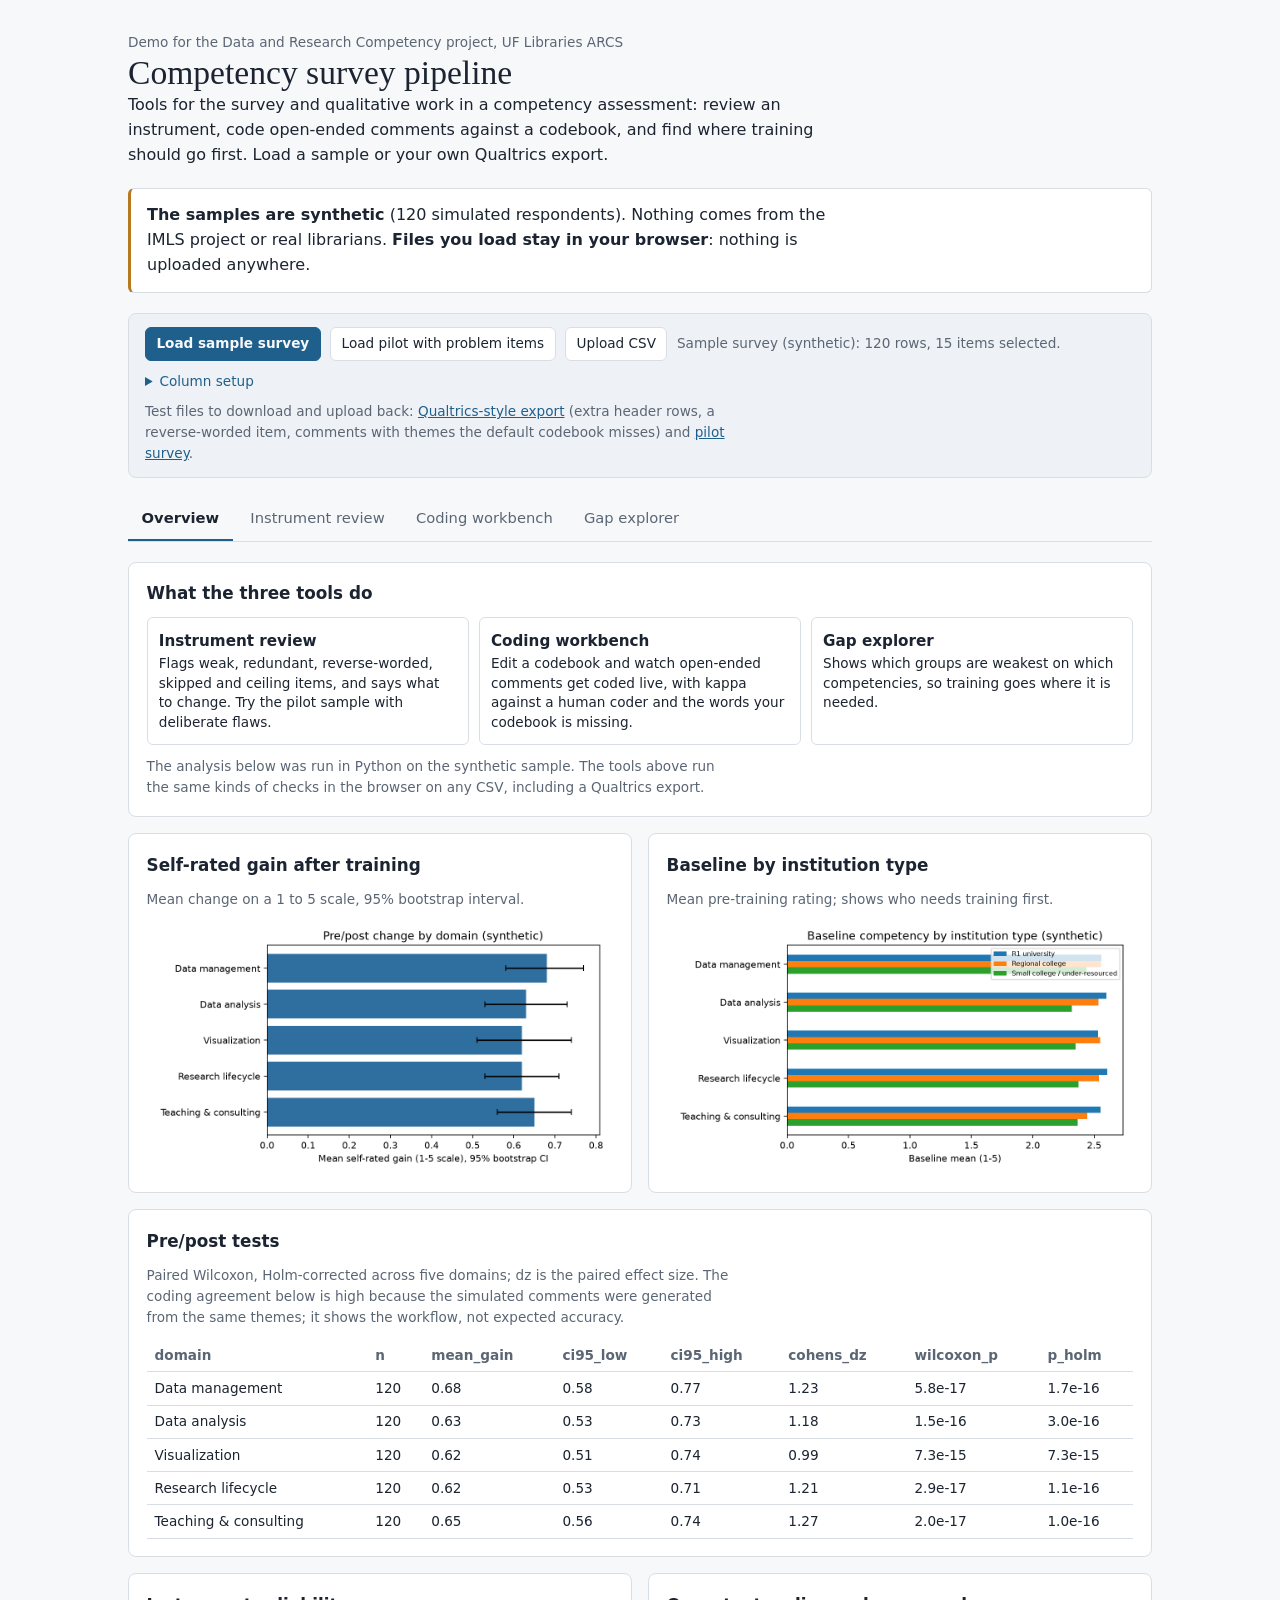
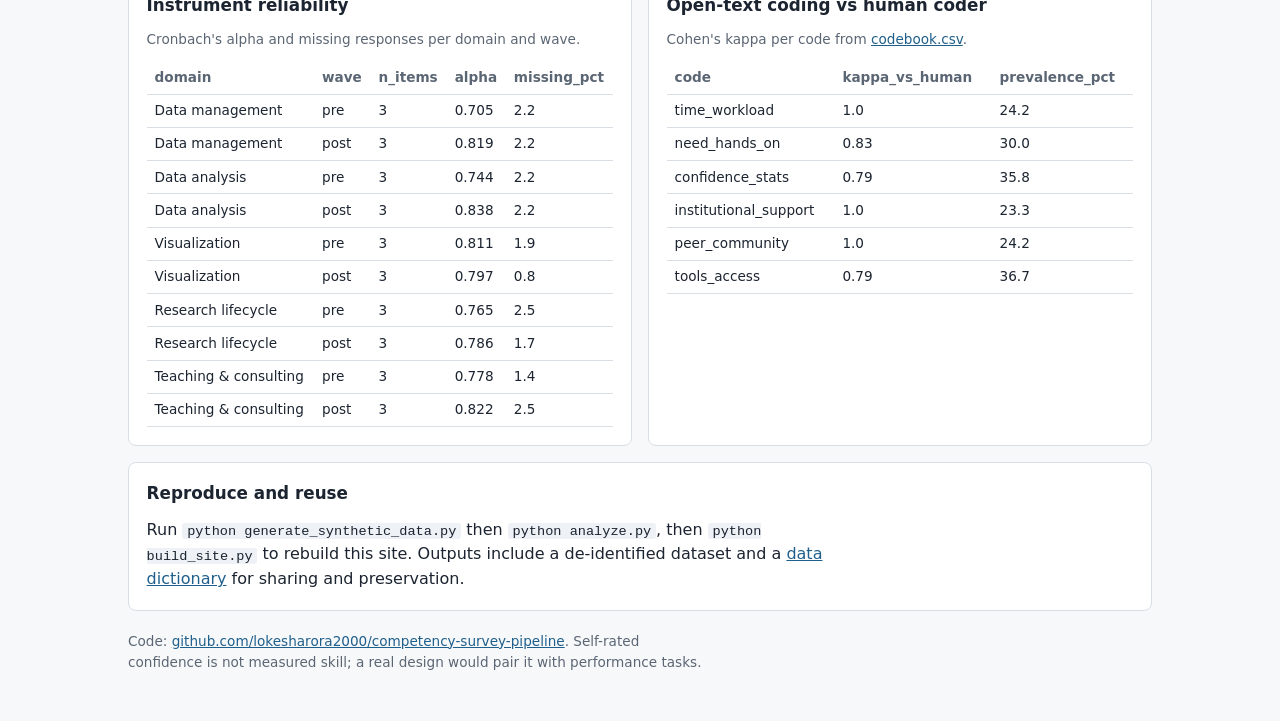
<file: docs/index.html>
<!doctype html>
<html lang="en"><head><meta charset="utf-8"><meta name="viewport" content="width=device-width,initial-scale=1">
<title>Competency Survey Pipeline</title>
<link rel="stylesheet" href="style.css">
</head><body><main>
<header>
  <p class="note">Demo for the Data and Research Competency project, UF Libraries ARCS</p>
  <h1>Competency survey pipeline</h1>
  <p>Tools for the survey and qualitative work in a competency assessment: review an instrument, code open-ended comments against a codebook, and find where training should go first. Load a sample or your own Qualtrics export.</p>
</header>

<div class="banner"><p><b>The samples are synthetic</b> (120 simulated respondents). Nothing comes from the IMLS project or real librarians. <b>Files you load stay in your browser</b>: nothing is uploaded anywhere.</p></div>

<div class="databar" id="databar">
  <div class="row">
    <button class="primary" id="btn-sample">Load sample survey</button>
    <button id="btn-pilot">Load pilot with problem items</button>
    <label class="btn" for="file">Upload CSV</label><input type="file" id="file" accept=".csv,text/csv">
    <span class="note" id="status">No data loaded.</span>
  </div>
  <details id="setup">
    <summary>Column setup</summary>
    <div class="row" style="margin-top:.6rem">
      <label class="note">Group by <select id="sel-group"></select></label>
      <label class="note">Comment text <select id="sel-text"></select></label>
      <label class="note">Human codes (optional) <select id="sel-human"></select></label>
      <label class="note">Scale min <input type="number" id="scale-min" style="width:4rem"></label>
      <label class="note">max <input type="number" id="scale-max" style="width:4rem"></label>
    </div>
    <div class="row" style="margin-top:.6rem">
      <span class="note">Items:</span>
      <input type="text" id="prefix" placeholder="column prefix, e.g. pre_" style="width:11rem">
      <button id="btn-prefix">Select by prefix</button><button id="btn-all">All</button><button id="btn-none">None</button>
      <span class="note">Tick "rev" for reverse-worded items.</span>
    </div>
    <div class="items" id="items"></div>
  </details>
  <p class="note">Test files to download and upload back: <a href="data/qualtrics_style_sample.csv" download>Qualtrics-style export</a> (extra header rows, a reverse-worded item, comments with themes the default codebook misses) and <a href="data/pilot_survey.csv" download>pilot survey</a>.</p>
  <p class="err" id="err" hidden></p>
</div>

<nav role="tablist" id="tabs">
  <button role="tab" data-tab="overview" aria-selected="true">Overview</button>
  <button role="tab" data-tab="review" aria-selected="false">Instrument review</button>
  <button role="tab" data-tab="coding" aria-selected="false">Coding workbench</button>
  <button role="tab" data-tab="gaps" aria-selected="false">Gap explorer</button>
</nav>

<section class="tab" id="tab-overview">
<div class="card"><h2>What the three tools do</h2>
<ol class="steps">
<li><b>Instrument review</b>Flags weak, redundant, reverse-worded, skipped and ceiling items, and says what to change. Try the pilot sample with deliberate flaws.</li>
<li><b>Coding workbench</b>Edit a codebook and watch open-ended comments get coded live, with kappa against a human coder and the words your codebook is missing.</li>
<li><b>Gap explorer</b>Shows which groups are weakest on which competencies, so training goes where it is needed.</li>
</ol>
<p class="note">The analysis below was run in Python on the synthetic sample. The tools above run the same kinds of checks in the browser on any CSV, including a Qualtrics export.</p></div>
<section class="grid">
<div class="card"><h2>Self-rated gain after training</h2><p class="note">Mean change on a 1 to 5 scale, 95% bootstrap interval.</p><img src="prepost_change.png" alt="Bar chart of mean pre/post gain per competency domain with confidence intervals"></div>
<div class="card"><h2>Baseline by institution type</h2><p class="note">Mean pre-training rating; shows who needs training first.</p><img src="baseline_gaps.png" alt="Bar chart of baseline competency by institution type and domain"></div>
</section>
<div class="card"><h2>Pre/post tests</h2><p class="note">Paired Wilcoxon, Holm-corrected across five domains; dz is the paired effect size. The coding agreement below is high because the simulated comments were generated from the same themes; it shows the workflow, not expected accuracy.</p><div class="tbl"><table><thead><tr><th>domain</th><th>n</th><th>mean_gain</th><th>ci95_low</th><th>ci95_high</th><th>cohens_dz</th><th>wilcoxon_p</th><th>p_holm</th></tr></thead><tbody><tr><td>Data management</td><td>120</td><td>0.68</td><td>0.58</td><td>0.77</td><td>1.23</td><td>5.8e-17</td><td>1.7e-16</td></tr><tr><td>Data analysis</td><td>120</td><td>0.63</td><td>0.53</td><td>0.73</td><td>1.18</td><td>1.5e-16</td><td>3.0e-16</td></tr><tr><td>Visualization</td><td>120</td><td>0.62</td><td>0.51</td><td>0.74</td><td>0.99</td><td>7.3e-15</td><td>7.3e-15</td></tr><tr><td>Research lifecycle</td><td>120</td><td>0.62</td><td>0.53</td><td>0.71</td><td>1.21</td><td>2.9e-17</td><td>1.1e-16</td></tr><tr><td>Teaching &amp; consulting</td><td>120</td><td>0.65</td><td>0.56</td><td>0.74</td><td>1.27</td><td>2.0e-17</td><td>1.0e-16</td></tr></tbody></table></div></div>
<section class="grid">
<div class="card"><h2>Instrument reliability</h2><p class="note">Cronbach's alpha and missing responses per domain and wave.</p><div class="tbl"><table><thead><tr><th>domain</th><th>wave</th><th>n_items</th><th>alpha</th><th>missing_pct</th></tr></thead><tbody><tr><td>Data management</td><td>pre</td><td>3</td><td>0.705</td><td>2.2</td></tr><tr><td>Data management</td><td>post</td><td>3</td><td>0.819</td><td>2.2</td></tr><tr><td>Data analysis</td><td>pre</td><td>3</td><td>0.744</td><td>2.2</td></tr><tr><td>Data analysis</td><td>post</td><td>3</td><td>0.838</td><td>2.2</td></tr><tr><td>Visualization</td><td>pre</td><td>3</td><td>0.811</td><td>1.9</td></tr><tr><td>Visualization</td><td>post</td><td>3</td><td>0.797</td><td>0.8</td></tr><tr><td>Research lifecycle</td><td>pre</td><td>3</td><td>0.765</td><td>2.5</td></tr><tr><td>Research lifecycle</td><td>post</td><td>3</td><td>0.786</td><td>1.7</td></tr><tr><td>Teaching &amp; consulting</td><td>pre</td><td>3</td><td>0.778</td><td>1.4</td></tr><tr><td>Teaching &amp; consulting</td><td>post</td><td>3</td><td>0.822</td><td>2.5</td></tr></tbody></table></div></div>
<div class="card"><h2>Open-text coding vs human coder</h2><p class="note">Cohen's kappa per code from <a href="codebook.csv">codebook.csv</a>.</p><div class="tbl"><table><thead><tr><th>code</th><th>kappa_vs_human</th><th>prevalence_pct</th></tr></thead><tbody><tr><td>time_workload</td><td>1.0</td><td>24.2</td></tr><tr><td>need_hands_on</td><td>0.83</td><td>30.0</td></tr><tr><td>confidence_stats</td><td>0.79</td><td>35.8</td></tr><tr><td>institutional_support</td><td>1.0</td><td>23.3</td></tr><tr><td>peer_community</td><td>1.0</td><td>24.2</td></tr><tr><td>tools_access</td><td>0.79</td><td>36.7</td></tr></tbody></table></div></div>
</section>
<div class="card"><h2>Reproduce and reuse</h2>
<p>Run <code>python generate_synthetic_data.py</code> then <code>python analyze.py</code>, then <code>python build_site.py</code> to rebuild this site. Outputs include a de-identified dataset and a <a href="data_dictionary.csv">data dictionary</a> for sharing and preservation.</p></div>
</section>

<section class="tab" id="tab-review" hidden>
  <div class="card">
    <h2>Instrument review</h2>
    <p class="note">Checks every item for the problems that make a survey hard to interpret, then lists what to reword, reverse-code, merge or drop. Try <b>Load pilot with problem items</b> to see it flag four deliberately flawed draft items.</p>
    <div class="thr">
      <label>Floor/ceiling % <input type="number" id="t-ceil" value="25" min="1" max="100"></label>
      <label>Min item-rest r <input type="number" id="t-rest" value="0.30" step="0.05"></label>
      <label>Max missing % <input type="number" id="t-miss" value="10" min="0" max="100"></label>
      <label>Redundant r above <input type="number" id="t-red" value="0.80" step="0.05"></label>
    </div>
  </div>
  <div id="review-out"></div>
</section>

<section class="tab" id="tab-coding" hidden>
  <div class="card">
    <h2>Coding workbench</h2>
    <p class="note">Each code is a list of comma-separated terms. A term matches the start of a word, so <code>statistic</code> finds "statistics". Edit the terms and every result updates. The tool suggests; the human coder decides.</p>
    <div class="tbl"><table class="cb"><thead><tr><th>Code</th><th>Terms</th><th></th></tr></thead><tbody id="cb-body"></tbody></table></div>
    <div class="row"><button id="cb-add">Add code</button><button id="cb-export-book">Export codebook CSV</button><button id="cb-export-coded">Export coded comments CSV</button></div>
  </div>
  <div id="coding-out"></div>
</section>

<section class="tab" id="tab-gaps" hidden>
  <div class="card">
    <h2>Gap explorer</h2>
    <p class="note">Average rating for each group on each item. Shading shows distance from the overall average, so the weakest spots stand out. Groups with fewer than 5 respondents are faded.</p>
    <div class="row">
      <label class="note">Group by <select id="gap-group"></select></label>
      <label class="note">Measure <select id="gap-mode"><option value="level">Average rating</option></select></label>
    </div>
  </div>
  <div id="gaps-out"></div>
</section>

<p class="note">Code: <a href="https://github.com/lokesharora2000/competency-survey-pipeline">github.com/lokesharora2000/competency-survey-pipeline</a>. Self-rated confidence is not measured skill; a real design would pair it with performance tasks.</p>
</main>
<script src="stats.js"></script>
<script src="app.js"></script>
</body></html>
</file>
<file: docs/style.css>
:root{--bg:#f7f8fa;--fg:#1b2430;--muted:#5b6674;--panel:#fff;--line:#d9dee5;--accent:#1f5f8b;--warn:#b7791f;--bad:#b4373f;--ok:#2f7d4f;--soft:#eef2f6}
@media (prefers-color-scheme:dark){:root{--bg:#12171d;--fg:#e6eaf0;--muted:#9aa5b3;--panel:#1a212a;--line:#2d3743;--accent:#6aaee0;--warn:#e0b25a;--bad:#e5848b;--ok:#6cc08b;--soft:#222b36}}
*{box-sizing:border-box}
body{margin:0;background:var(--bg);color:var(--fg);font:16px/1.55 system-ui,-apple-system,"Segoe UI",sans-serif}
main{max-width:66rem;margin:0 auto;padding:2rem max(16px,env(safe-area-inset-left)) 3rem;display:flex;flex-direction:column;gap:1.25rem}
h1{font:400 2.1rem/1.2 Georgia,serif;margin:0} h2{font-size:1.05rem;margin:0} h3{font-size:.95rem;margin:0}
p{margin:0;max-width:68ch} a{color:var(--accent)}
.note{color:var(--muted);font-size:.85rem}
code{background:var(--soft);padding:.05rem .3rem;border-radius:3px;font-size:.85em}
.banner{border:1px solid var(--line);border-left:3px solid var(--warn);background:var(--panel);padding:.9rem 1rem;border-radius:6px}
.grid{display:grid;gap:1rem;grid-template-columns:repeat(auto-fit,minmax(min(100%,24rem),1fr))}
.card{background:var(--panel);border:1px solid var(--line);border-radius:8px;padding:1.1rem;display:flex;flex-direction:column;gap:.7rem;min-width:0}
img{max-width:100%;height:auto;background:#fff;border-radius:4px}
.tbl{overflow-x:auto} table{border-collapse:collapse;width:100%;font-size:.85rem;font-variant-numeric:tabular-nums}
th,td{text-align:left;padding:.35rem .5rem;border-bottom:1px solid var(--line);vertical-align:top}
th{color:var(--muted);font-weight:600;white-space:nowrap} td.nw{white-space:nowrap}
th.sort{cursor:pointer;user-select:none} th.sort:hover{color:var(--fg)}
/* data bar */
.databar{background:var(--soft);border:1px solid var(--line);border-radius:8px;padding:.8rem 1rem;display:flex;flex-direction:column;gap:.6rem}
.row{display:flex;flex-wrap:wrap;gap:.6rem;align-items:center}
button,.btn,select,input[type=text],input[type=number]{font:inherit;font-size:.85rem;color:var(--fg);background:var(--panel);border:1px solid var(--line);border-radius:6px;padding:.35rem .65rem}
button,.btn{cursor:pointer} button:hover,.btn:hover{border-color:var(--accent)}
button.primary{background:var(--accent);border-color:var(--accent);color:var(--bg);font-weight:600}
input[type=file]{display:none}
:focus-visible{outline:2px solid var(--accent);outline-offset:2px}
details summary{cursor:pointer;font-size:.85rem;color:var(--accent)}
.items{display:grid;gap:.15rem .9rem;grid-template-columns:repeat(auto-fill,minmax(15rem,1fr));margin-top:.5rem;font-size:.82rem}
.items label{display:flex;gap:.35rem;align-items:center;white-space:nowrap;overflow:hidden;text-overflow:ellipsis}
/* tabs */
nav{display:flex;gap:.25rem;flex-wrap:wrap;border-bottom:1px solid var(--line)}
nav button{border:none;border-bottom:2px solid transparent;border-radius:0;background:none;padding:.55rem .85rem;font-size:.92rem;color:var(--muted)}
nav button[aria-selected=true]{color:var(--fg);border-bottom-color:var(--accent);font-weight:600}
section.tab[hidden]{display:none}
section.tab{display:flex;flex-direction:column;gap:1rem}
/* chips and bars */
.chip{display:inline-block;font-size:.74rem;padding:.05rem .45rem;border-radius:99px;border:1px solid var(--line);margin:0 .2rem .2rem 0;white-space:nowrap}
.chip.warn{border-color:var(--warn);color:var(--warn)} .chip.bad{border-color:var(--bad);color:var(--bad)} .chip.ok{border-color:var(--ok);color:var(--ok)}
.bar{display:inline-block;height:.6rem;border-radius:2px;background:var(--accent);vertical-align:middle;min-width:1px}
.bar.neg{background:var(--bad)}
.stats{display:grid;gap:.75rem;grid-template-columns:repeat(auto-fit,minmax(9rem,1fr))}
.stat{border:1px solid var(--line);border-radius:6px;padding:.6rem .8rem;background:var(--panel)}
.stat b{display:block;font:400 1.5rem Georgia,serif;font-variant-numeric:tabular-nums}
.stat span{font-size:.78rem;color:var(--muted)}
.fixes{margin:0;padding-left:1.2rem;display:flex;flex-direction:column;gap:.35rem;font-size:.9rem}
.thr{display:flex;flex-wrap:wrap;gap:.8rem;font-size:.82rem;color:var(--muted)} .thr label{display:flex;gap:.35rem;align-items:center} .thr input{width:4.5rem}
.cb td input[type=text]{width:100%;min-width:9rem}
.heat td.cell{text-align:center;min-width:2.6rem;border-left:1px solid var(--bg)}
.heat td.small{color:var(--muted);opacity:.55}
.heat th.dom{text-align:center;border-bottom:1px solid var(--line)}
.words span{display:inline-block;background:var(--soft);border-radius:4px;padding:.05rem .4rem;margin:0 .25rem .25rem 0;font-size:.82rem}
.quote{font-size:.85rem;color:var(--muted)}
.steps{display:grid;gap:.6rem;grid-template-columns:repeat(auto-fit,minmax(min(100%,12rem),1fr));padding:0;margin:0;list-style:none}
.steps li{border:1px solid var(--line);border-radius:6px;padding:.7rem;font-size:.85rem;line-height:1.45}
.steps b{display:block;font-size:.95rem;margin-bottom:.15rem}
.err{color:var(--bad);font-size:.85rem}
</file>
